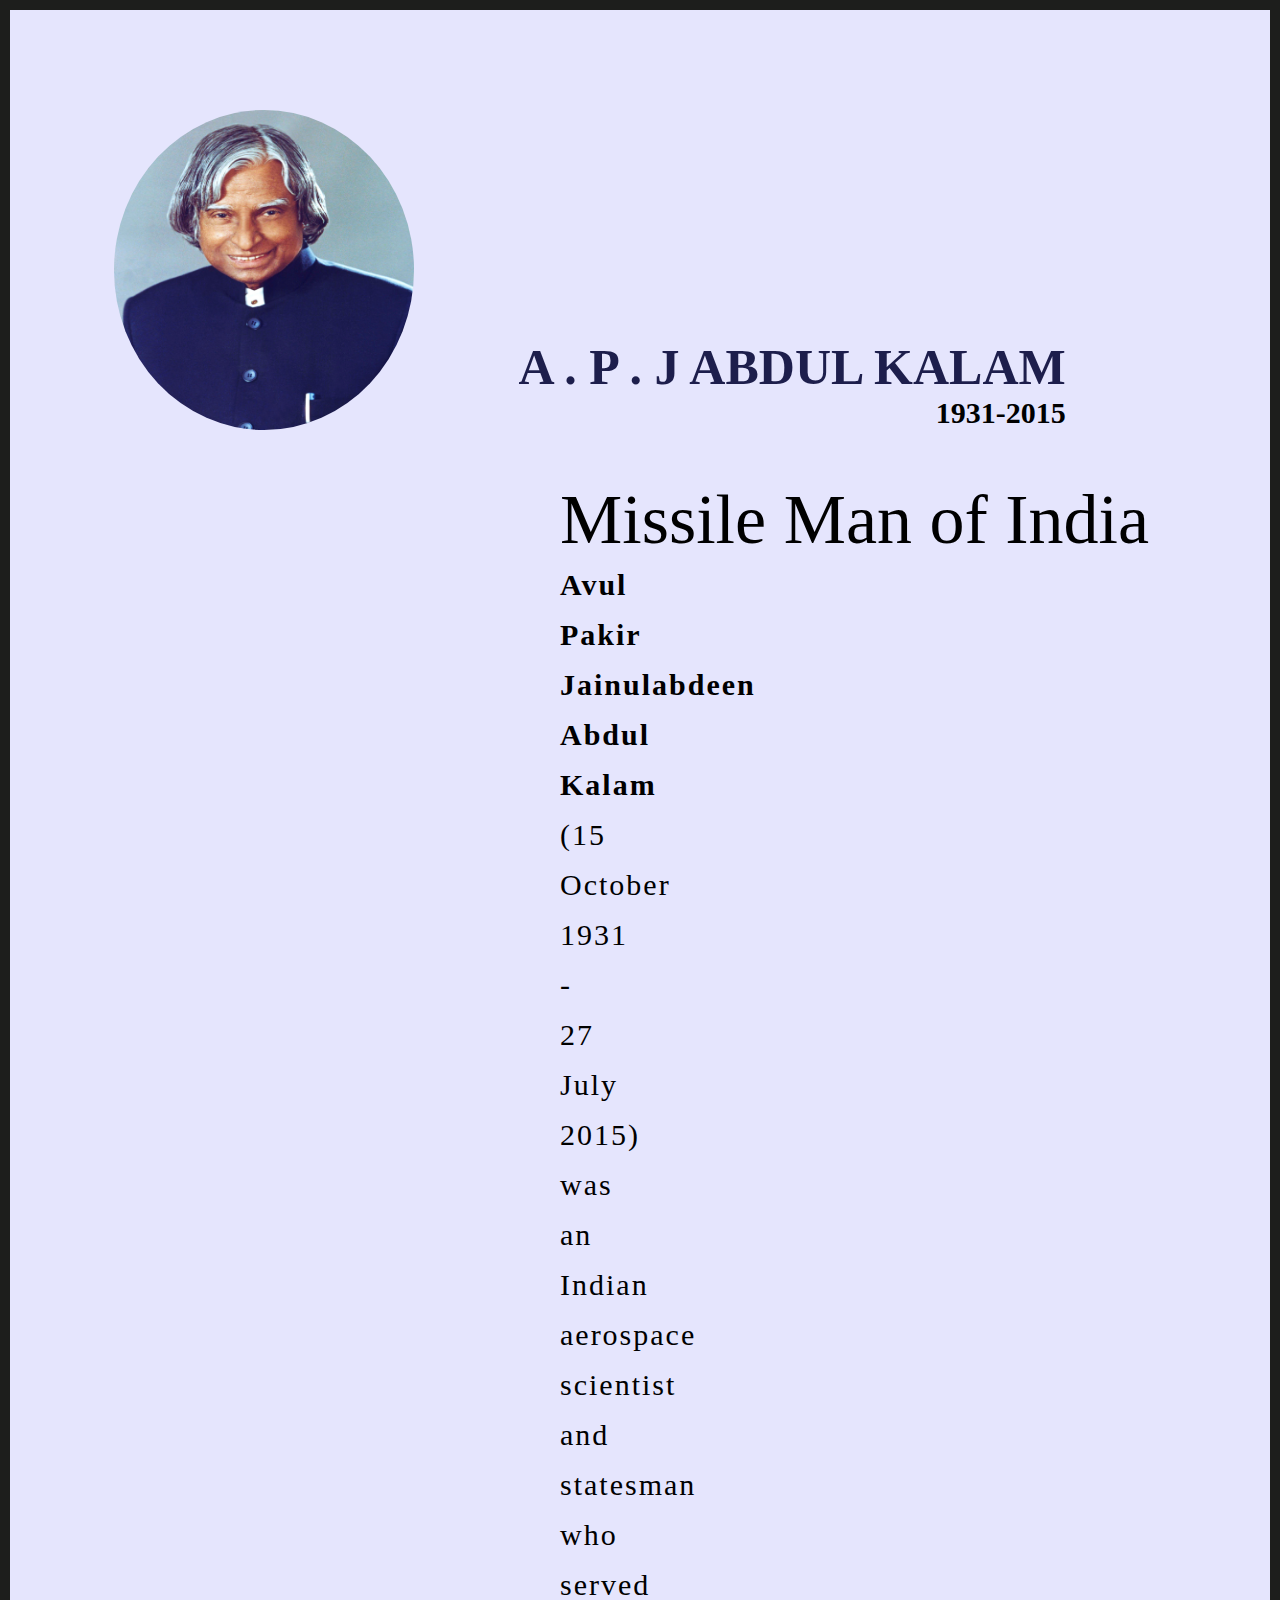
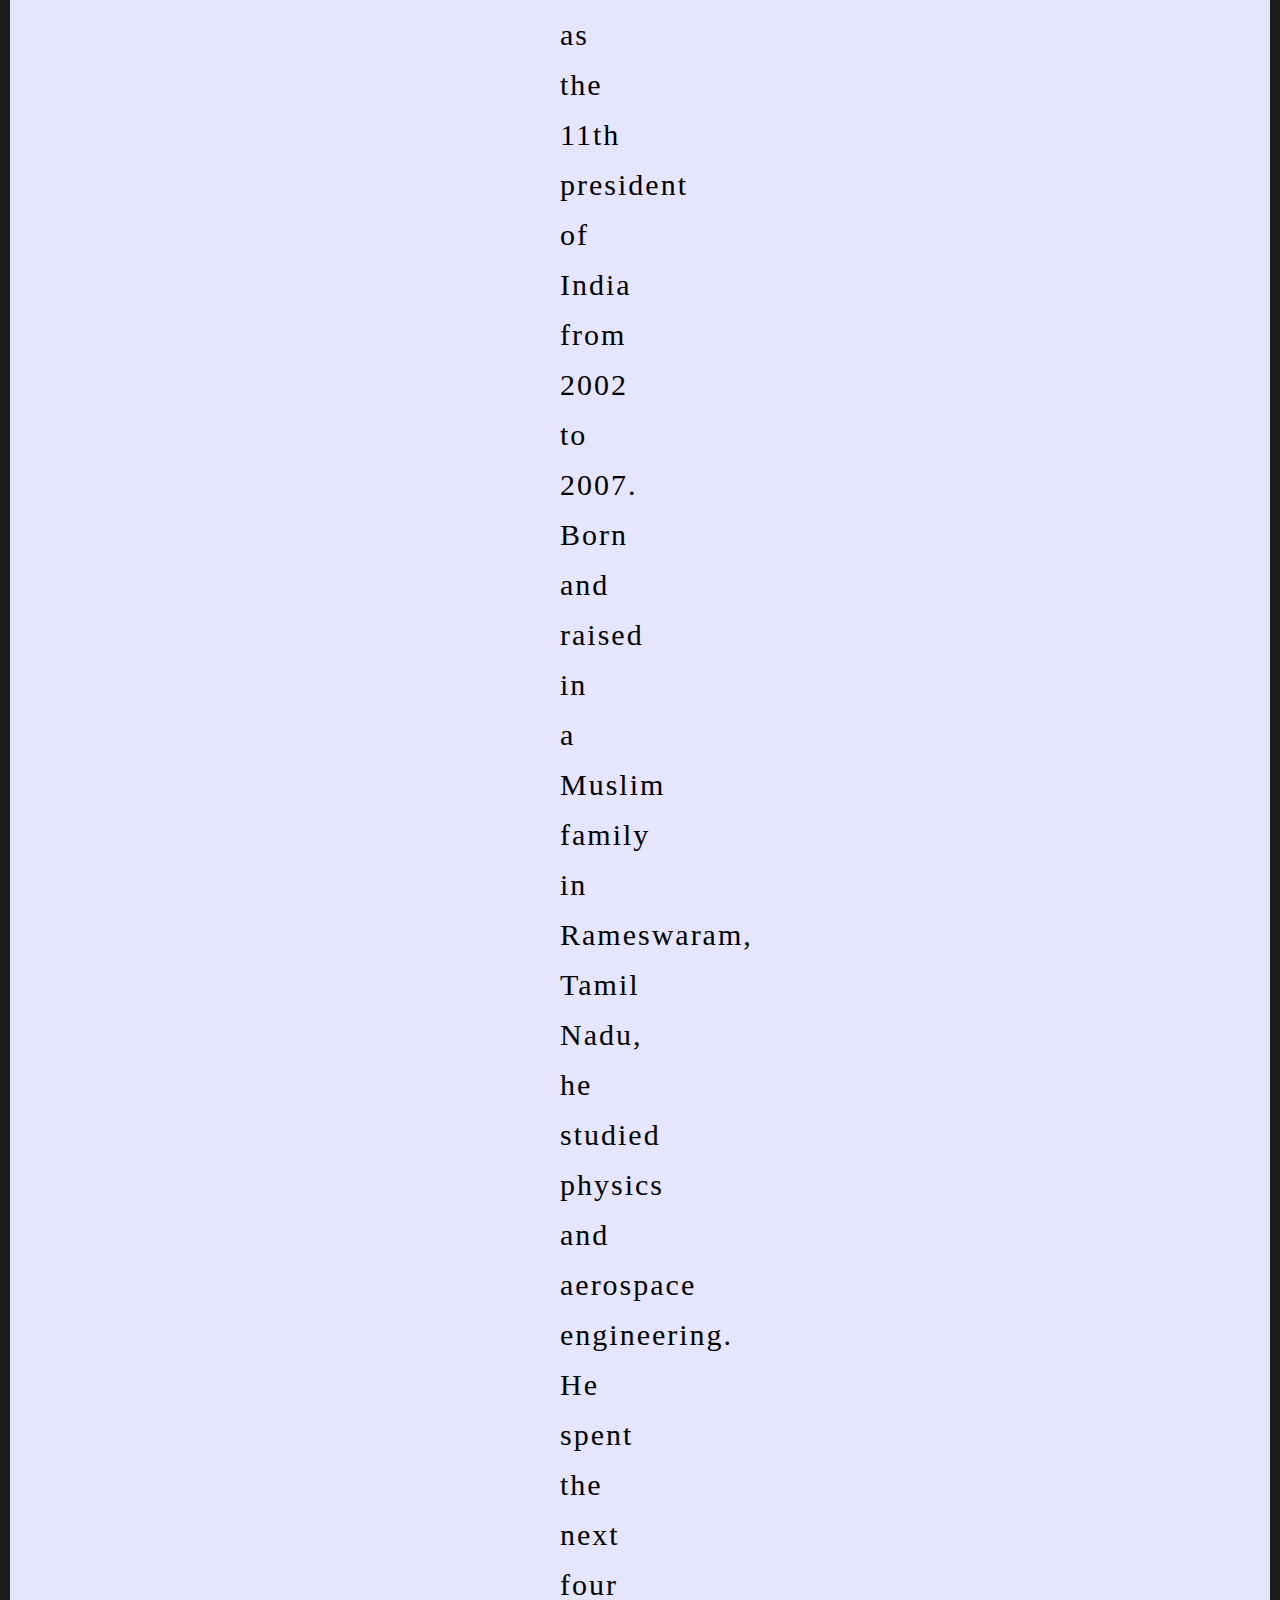
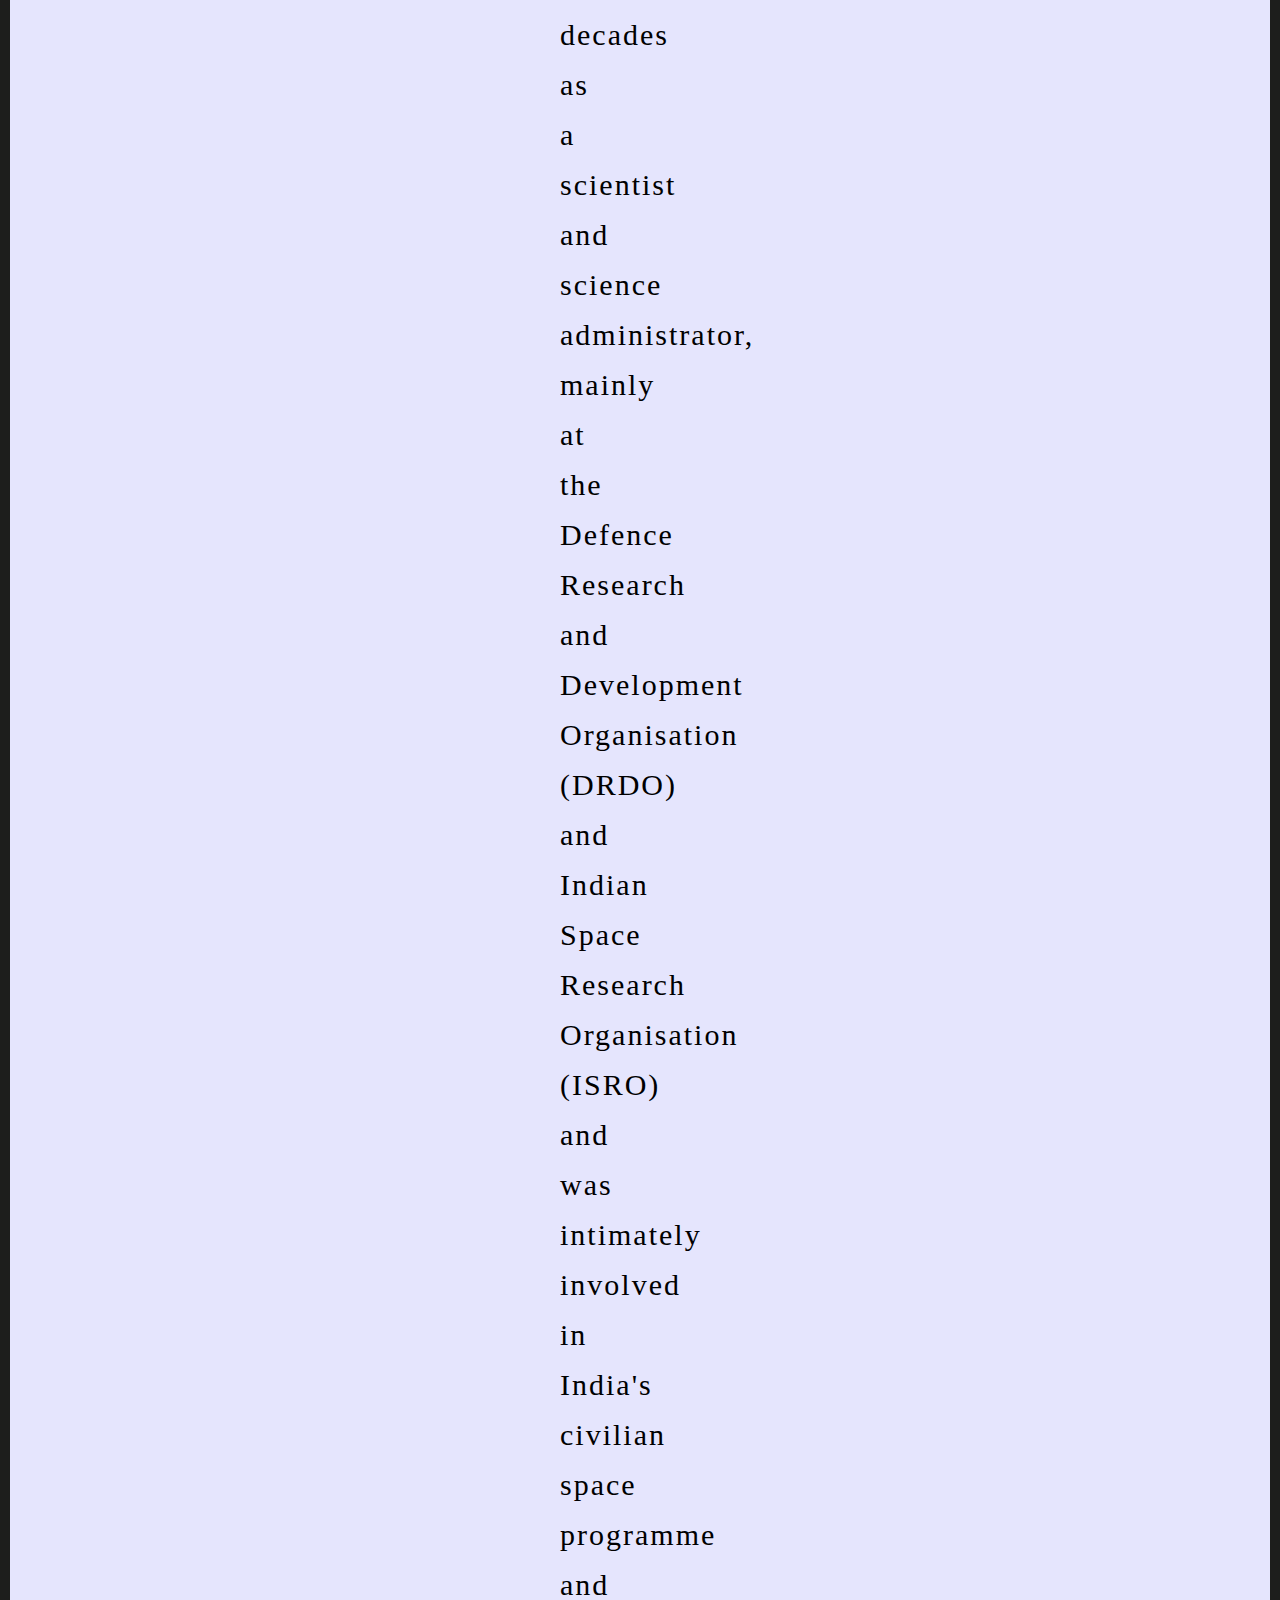
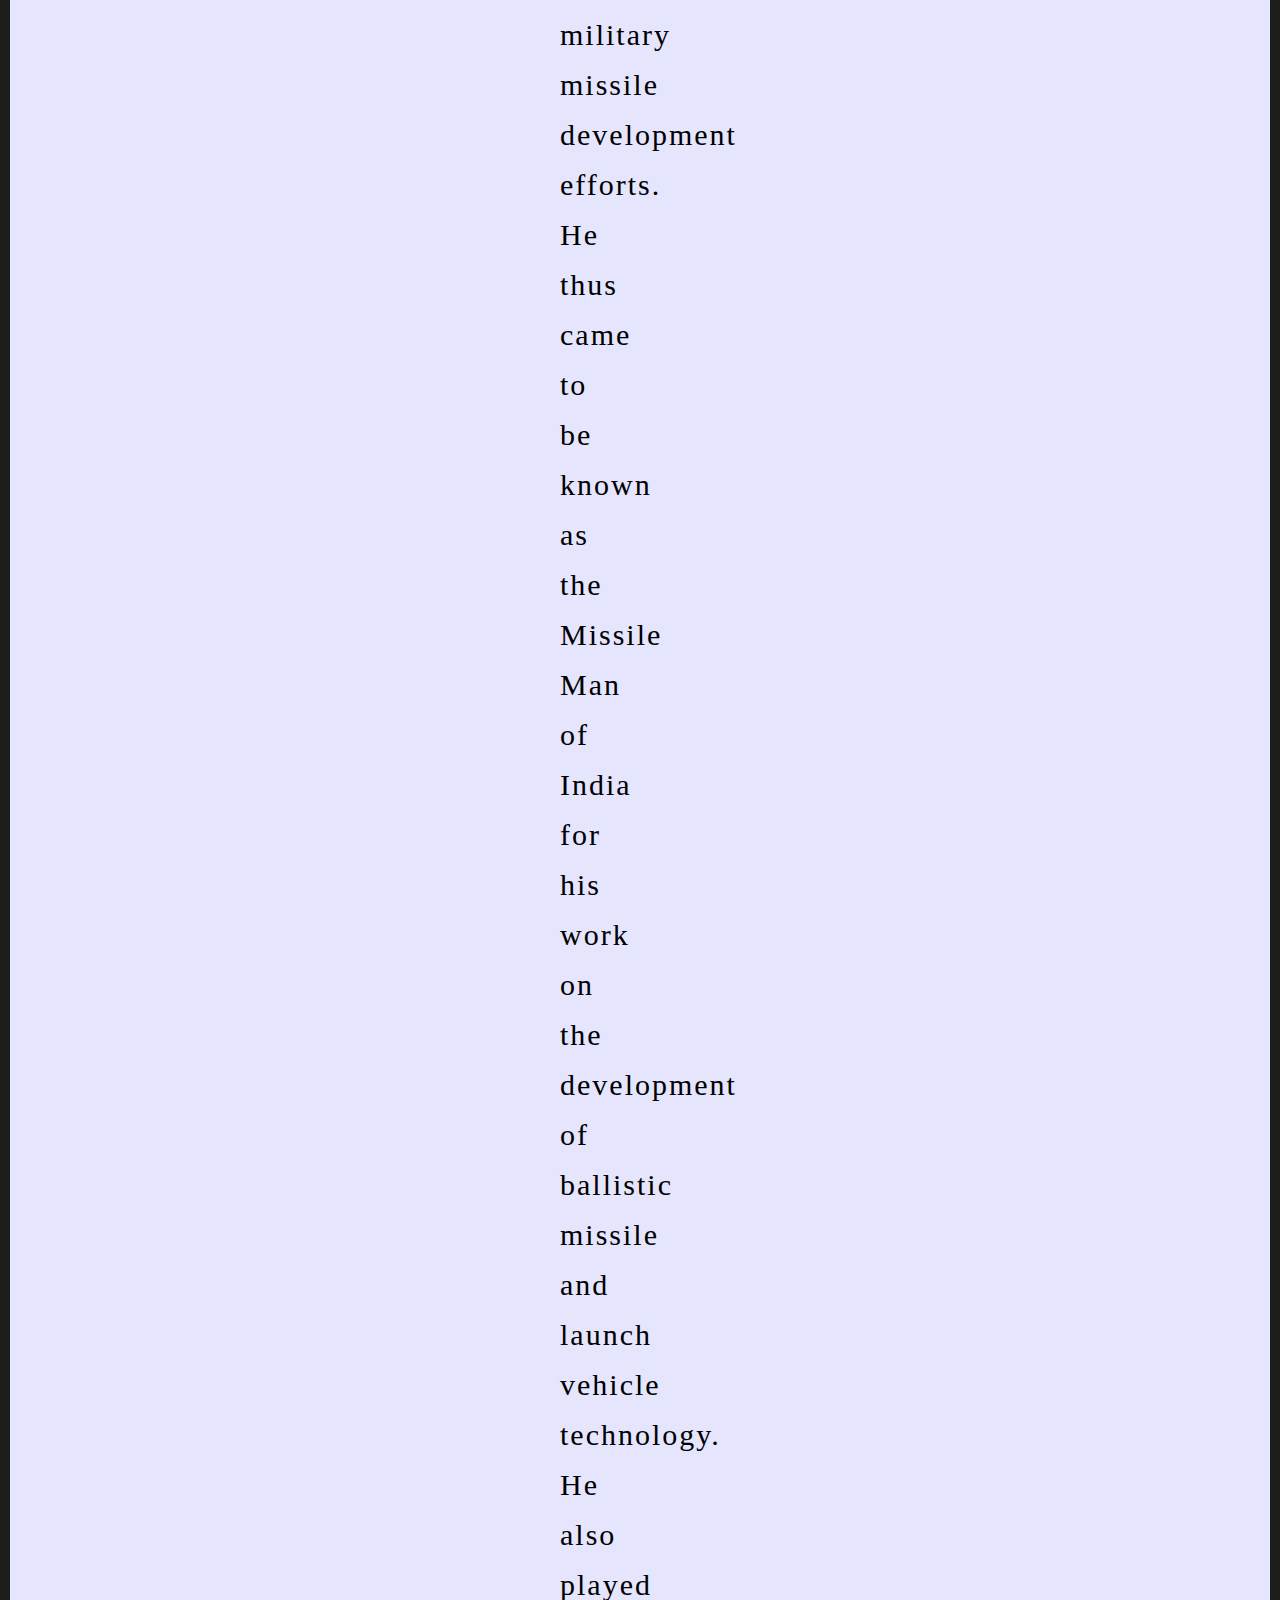
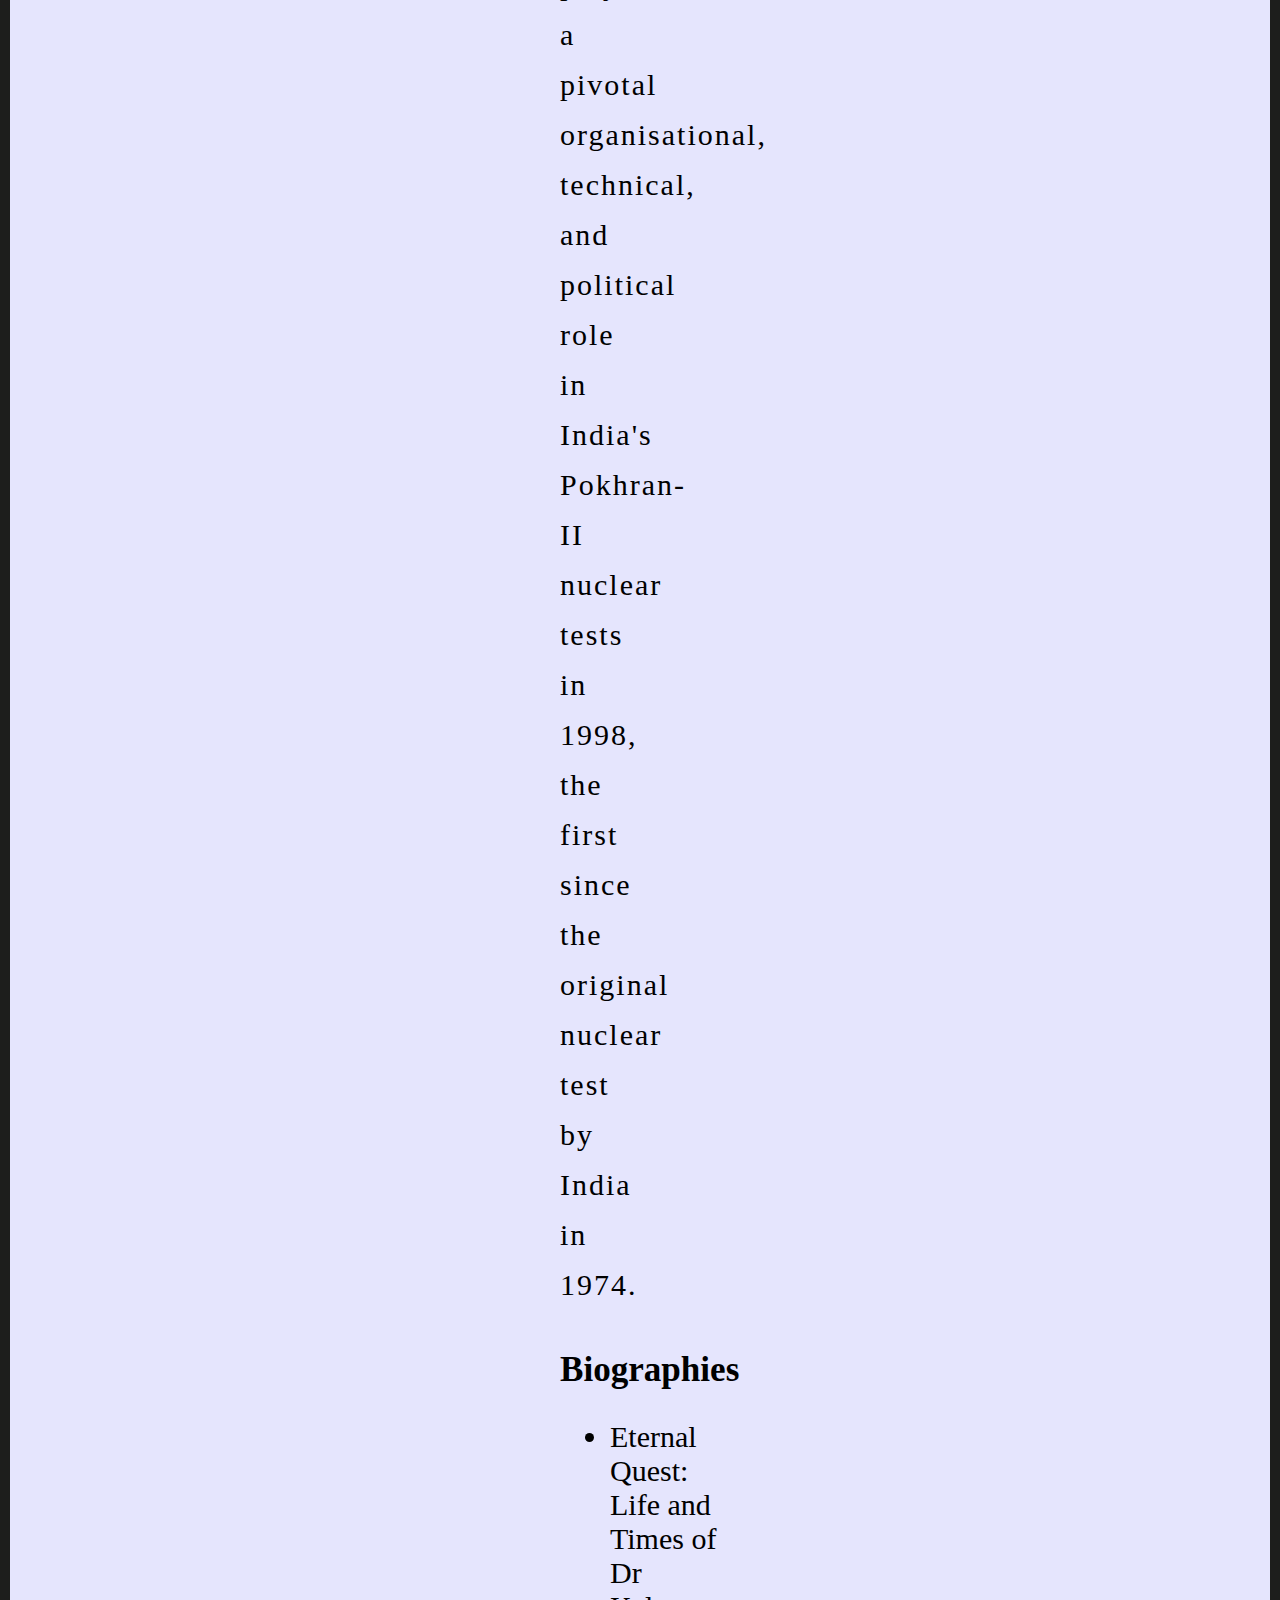
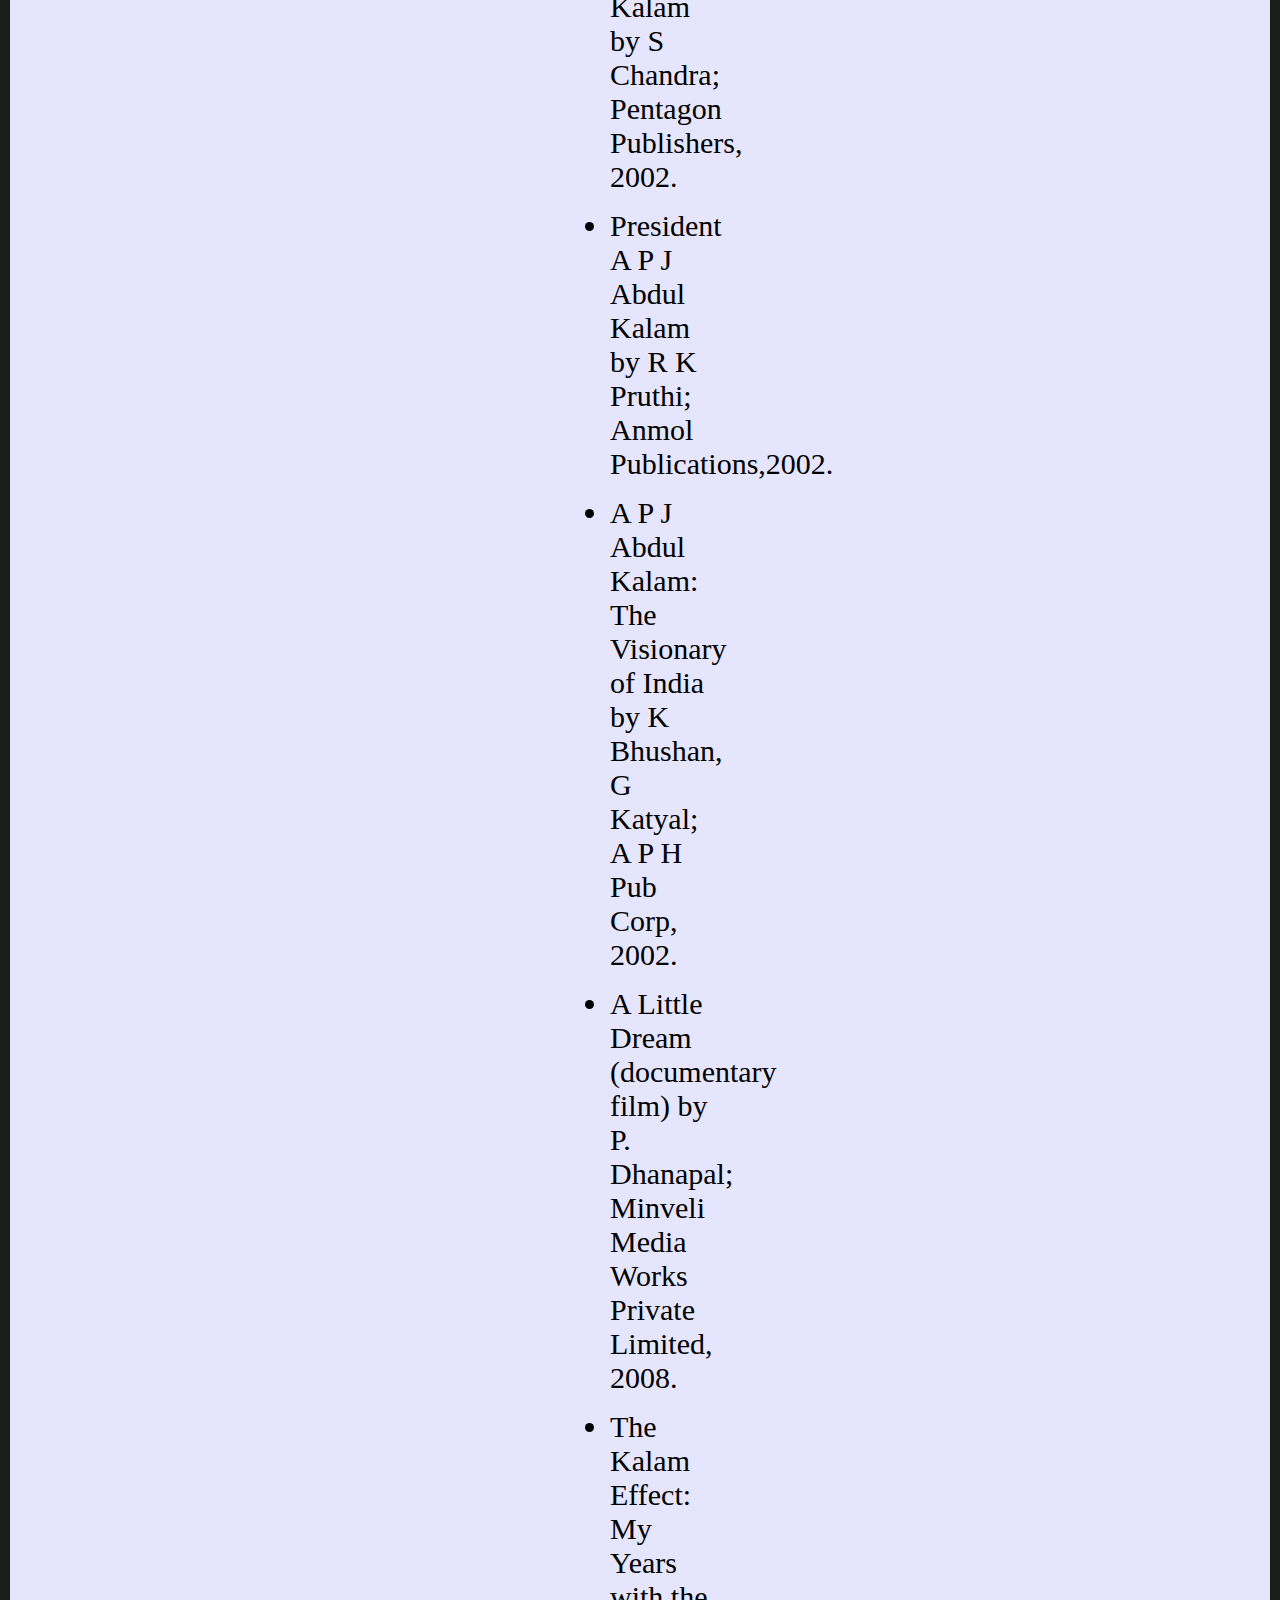
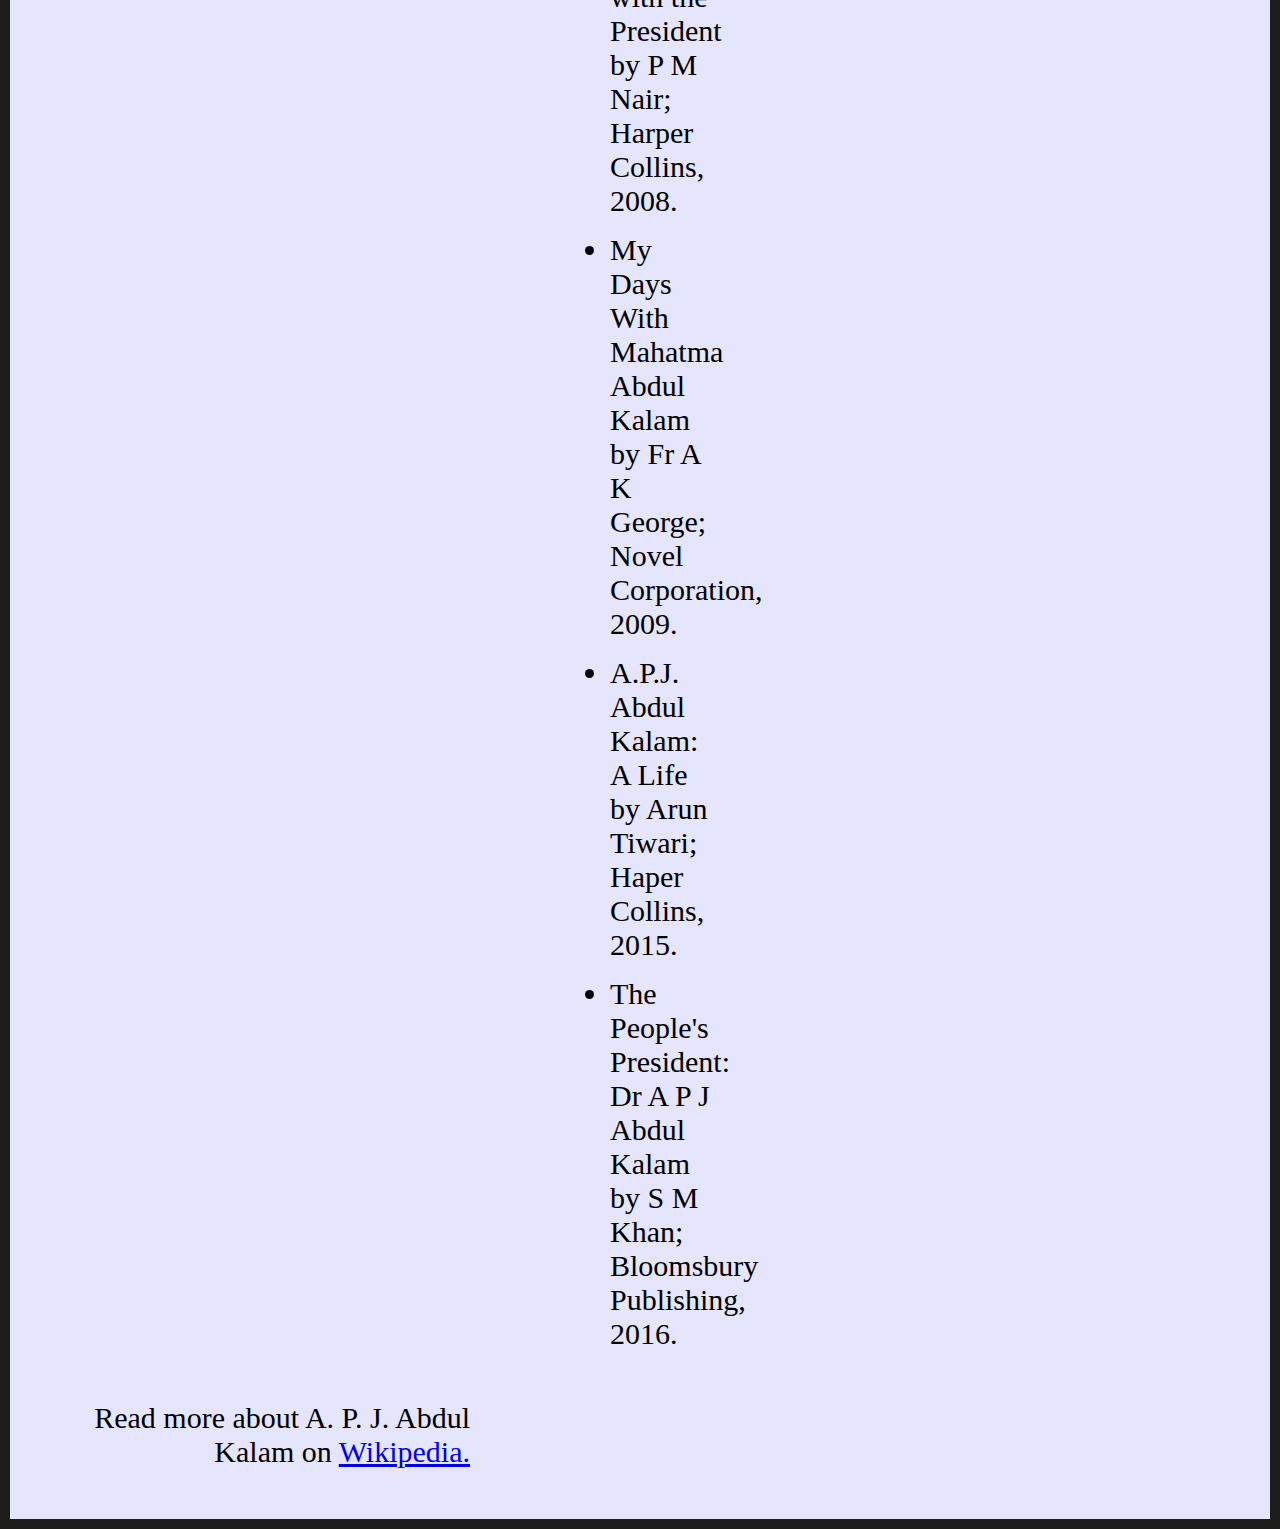
<file: Project 1 - The Tribute Website/index.html>
<!DOCTYPE html>
<html lang="en">
  <head>
    <meta charset="UTF-8" />
    <meta name="viewport" content="width=device-width, initial-scale=1.0" />
    <title>The Tribute Website | A.P.J Abdul Kalam</title>
    <link rel="stylesheet" href="style.css" />
  </head>
  <body>
    <div class="container">
      <div class="content"></div>
        <section class="top_section">
          <div class="image_container">
            <img src="images/apj.jpg" alt="tribute" />
          </div>
          <div>
            <h1>A . P . J Abdul Kalam</h1>
            <h4>1931-2015</h4>
          </div>
        </section>
        <section class="about_section">
          <h2>Missile Man of India</h2>
          <p><b>Avul Pakir Jainulabdeen Abdul Kalam</b>  (15 October 1931 - 27 July 2015) was an Indian aerospace scientist and statesman who served as the 11th president of India from 2002 to 2007. Born and raised in a Muslim family in Rameswaram, Tamil Nadu, he studied physics and aerospace engineering. He spent the next four decades as a scientist and science administrator, mainly at the Defence Research and Development Organisation (DRDO) and Indian Space Research Organisation (ISRO) and was intimately involved in India's civilian space programme and military missile development efforts. He thus came to be known as the Missile Man of India for his work on the development of ballistic missile and launch vehicle technology. He also played a pivotal organisational, technical, and political role in India's Pokhran-II nuclear tests in 1998, the first since the original nuclear test by India in 1974.</p>
        </section>
        <section class="Biography_section">
          <h3>Biographies</h3>
          <ul>
            <li>Eternal Quest: Life and Times of Dr Kalam by S Chandra; Pentagon Publishers, 2002.
            </li>
            <li>President A P J Abdul Kalam by R K Pruthi; Anmol Publications,2002.
            </li>
            <li>A P J Abdul Kalam: The Visionary of India by K Bhushan, G Katyal; A P H Pub Corp, 2002.
            </li>
            <li>A Little Dream (documentary film) by P. Dhanapal; Minveli Media Works Private Limited, 2008.
            </li>
            <li>The Kalam Effect: My Years with the President by P M Nair; Harper Collins, 2008.
            </li>
            <li>My Days With Mahatma Abdul Kalam by Fr A K George; Novel
              Corporation, 2009.
            </li>
            <li>A.P.J. Abdul Kalam: A Life by Arun Tiwari; Haper Collins, 2015.
            </li>
            <li>The People's President: Dr A P J Abdul Kalam by S M Khan;
              Bloomsbury Publishing, 2016.
            </li>
          </ul>
        </section>
        <footer>
          <p>
            Read more about A. P. J. Abdul Kalam on
            <a href="https://en.wikipedia.org/wiki/A._P._J._Abdul_Kalam"
              >Wikipedia.</a>
          </p>
        </footer>      
    </div>
  </body>
</html>
</file>
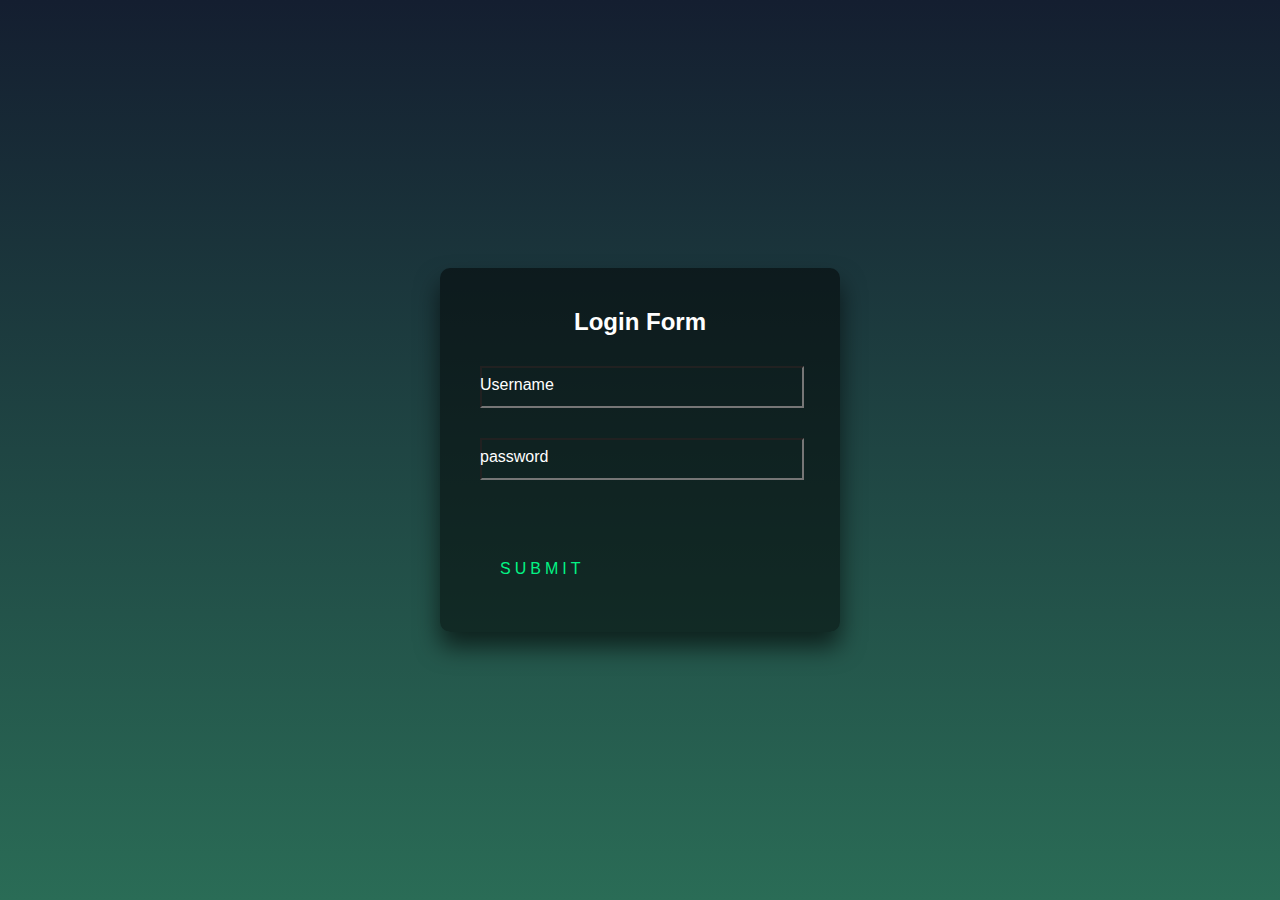
<file: Project 11 - Login Page/index.html>
<!DOCTYPE html>
<html lang="en">

<head>
    <meta charset="UTF-8">
    <meta http-equiv="X-UA-Compatible" content="IE=edge">
    <meta name="viewport" content="width=device-width, initial-scale=1.0">
    <title>Login Form with Light Button</title>
    <!-- important assets
    linear-gradient(#141e30, #2a6c56)
     box-shadow: 0 0 5px #03f484, 0 0 25px #03f484, 0 0 50px #03f484, 0 0 100px #03f484;
    
    -->

    <style>
        html {
            height: 100%;
        }
        
        body {
            margin: 0;
            padding: 0;
            font-family: sans-serif;
            background: linear-gradient(#141e30, #2a6c56);
        }
        
        .login-box {
            position: absolute;
            top: 50%;
            left: 50%;
            width: 400px;
            padding: 40px;
            transform: translate(-50%, -50%);
            background: rgba(0, 0, 0, 0.5);
            box-sizing: border-box;
            box-shadow: 0 15px 25px rgba(0, 0, 0, 0.6);
            border-radius: 10px;
        }
        
        .login-box h2 {
            margin: 0 0 30px;
            padding: 0;
            color: #fff;
            text-align: center;
        }
        
        .login-box .user-box {
            position: relative;
        }
        
        .login-box .user-box input {
            width: 100%;
            padding: 10px 0;
            font-size: 16px;
            color: #fff;
            margin-bottom: 30px;
            outline: none;
            background: transparent;
        }
        
        .login-box .user-box label {
            position: absolute;
            top: 0;
            left: 0;
            padding: 10px 0;
            font-size: 16px;
            color: #fff;
            pointer-events: none;
            transition: 0.5s;
        }
        
        .login-box .user-box input:focus~label,
        .login-box .user-box input:valid~label {
            top: -20px;
            left: 0;
            color: #03f484;
            font-size: 12px;
        }
        
        .login-box form a {
            position: relative;
            display: inline-block;
            padding: 10px 20px;
            color: #03f484;
            font-size: 16px;
            text-decoration: none;
            text-transform: uppercase;
            overflow: hidden;
            transition: 0.5s;
            margin-top: 40px;
            letter-spacing: 4px;
        }
        
        .login-box a:hover {
            background: #03f484;
            color: #fff;
            border-radius: 5px;
            box-shadow: 0 0 5px #03f484, 0 0 25px #03f484, 0 0 50px #03f484, 0 0 100px #03f484;
        }
        
        .login-box a span {
            position: absolute;
            display: block;
        }
        
        .login-box a span:nth-child(1) {
            top: 0;
            left: -100%;
            width: 100%;
            height: 2px;
            background: linear-gradient(90deg, transparent, #03f484);
            animation: btn-anim1 1s linear infinite;
        }
        
        @keyframes btn-anim1 {
            0% {
                left: -100%;
            }
            50%,
            100% {
                left: 100%;
            }
        }
        
        .login-box a span:nth-child(2) {
            top: -100%;
            right: 0;
            width: 2px;
            height: 100%;
            background: linear-gradient(180deg, transparent, #03f484);
            animation: btn-anim2 1s linear infinite;
            animation-delay: 0.25s;
        }
        
        @keyframes btn-anim2 {
            0% {
                top: -100%;
            }
            50%,
            100% {
                top: 100%;
            }
        }
        
        .login-box a span:nth-child(3) {
            bottom: 0;
            right: 100%;
            width: 100%;
            height: 2px;
            background: linear-gradient(270deg, transparent, #03f484);
            animation: btn-anim3 1s linear infinite;
            animation-delay: 0.5s;
        }
        
        @keyframes btn-anim3 {
            0% {
                right: -100%;
            }
            50%,
            100% {
                right: 100%;
            }
        }
        
        .login-box a span:nth-child(4) {
            bottom: -100%;
            left: 0;
            width: 2px;
            height: 100%;
            background: linear-gradient(360deg, transparent, #03f484);
            animation: btn-anim4 1s linear infinite;
            animation-delay: 0.75s;
        }
        
        @keyframes btn-anim4 {
            0% {
                bottom: -100%;
            }
            50%,
            100% {
                bottom: 100%;
            }
        }
    </style>
</head>

<body>
    <div class="login-box">
        <h2>Login Form</h2>
        <form action="">
            <div class="user-box">
                <input type="text" required>
                <label for="">Username</label>
            </div>
            <div class="user-box">
                <input type="password" required>
                <label for="">password</label>
            </div>
            <a href="">
                <span></span>
                <span></span>
                <span></span>
                <span></span>Submit
            </a>
        </form>
    </div>

</body>

</html>
</file>
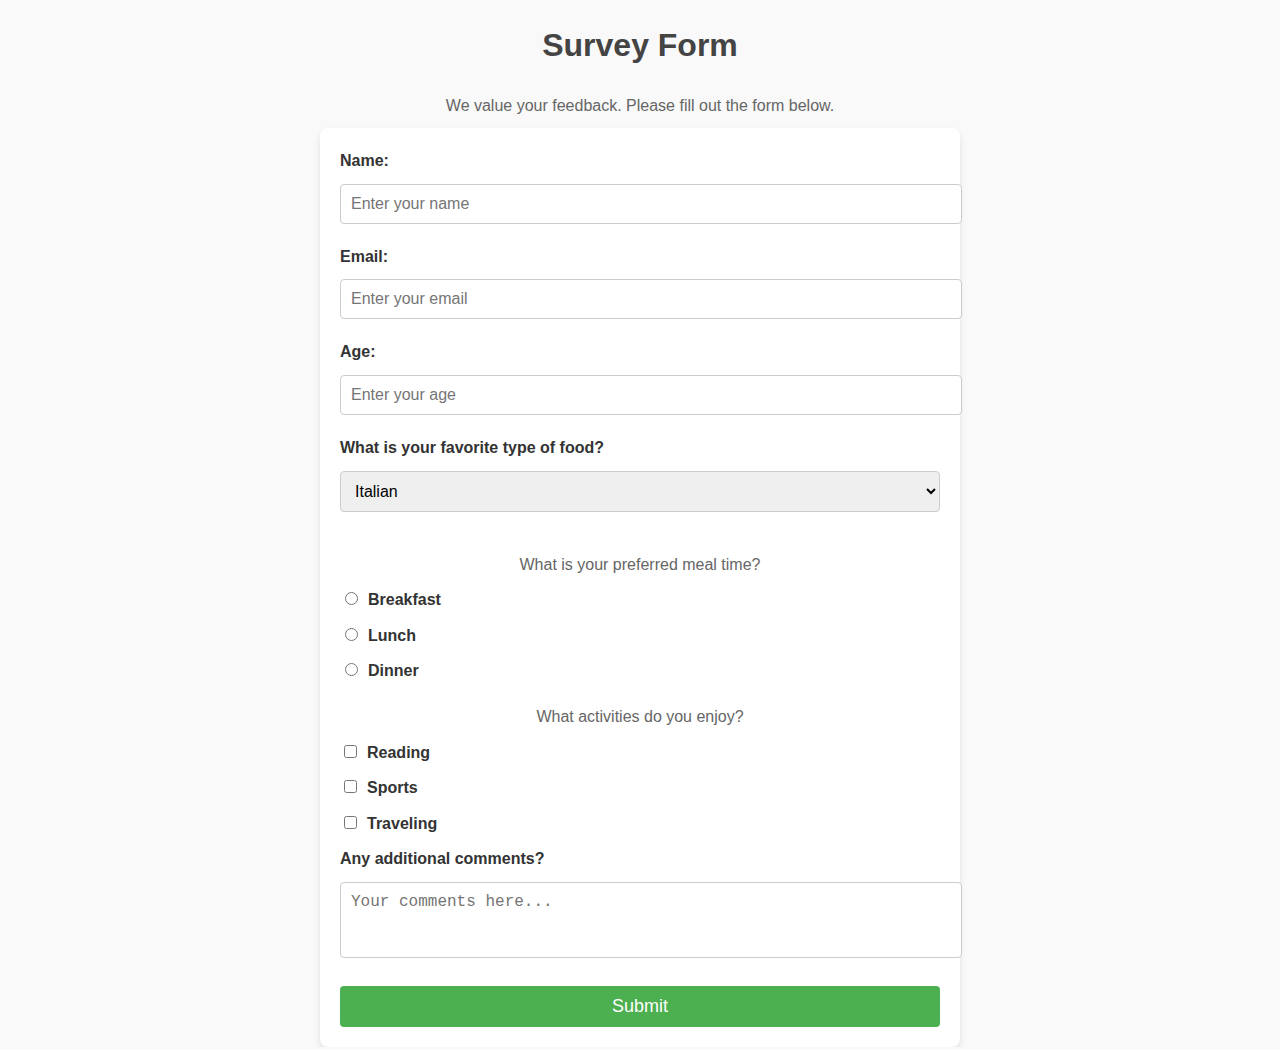
<file: Project 13 - Survey Form/index.html>
<!DOCTYPE html>
<html lang="en">
<head>
  <meta charset="UTF-8">
  <meta name="viewport" content="width=device-width, initial-scale=1.0">
  <title>Survey Form</title>
  <link rel="stylesheet" href="styles.css">
</head>
<body>
  <h1 id="title">Survey Form</h1>
  <p id="description">We value your feedback. Please fill out the form below.</p>

  <form id="survey-form">
    <!-- Name -->
    <label id="name-label" for="name">Name:</label>
    <input id="name" type="text" placeholder="Enter your name" required>

    <!-- Email -->
    <label id="email-label" for="email">Email:</label>
    <input id="email" type="email" placeholder="Enter your email" required>

    <!-- Age -->
    <label id="number-label" for="number">Age:</label>
    <input id="number" type="number" placeholder="Enter your age" min="10" max="100" required>

    <!-- Dropdown -->
    <label for="dropdown">What is your favorite type of food?</label>
    <select id="dropdown">
      <option value="italian">Italian</option>
      <option value="mexican">Mexican</option>
      <option value="indian">Indian</option>
    </select>

    <!-- Radio Buttons -->
    <p>What is your preferred meal time?</p>
    <label><input type="radio" name="meal-time" value="breakfast">Breakfast</label>
    <label><input type="radio" name="meal-time" value="lunch">Lunch</label>
    <label><input type="radio" name="meal-time" value="dinner">Dinner</label>

    <!-- Checkboxes -->
    <p>What activities do you enjoy?</p>
    <label><input type="checkbox" name="activities" value="reading">Reading</label>
    <label><input type="checkbox" name="activities" value="sports">Sports</label>
    <label><input type="checkbox" name="activities" value="traveling">Traveling</label>

    <!-- Textarea -->
    <label for="comments">Any additional comments?</label>
    <textarea id="comments" rows="3" cols="30" placeholder="Your comments here..."></textarea>

    <!-- Submit Button -->
    <button id="submit" type="submit">Submit</button>
  </form>
</body>
</html>
</file>
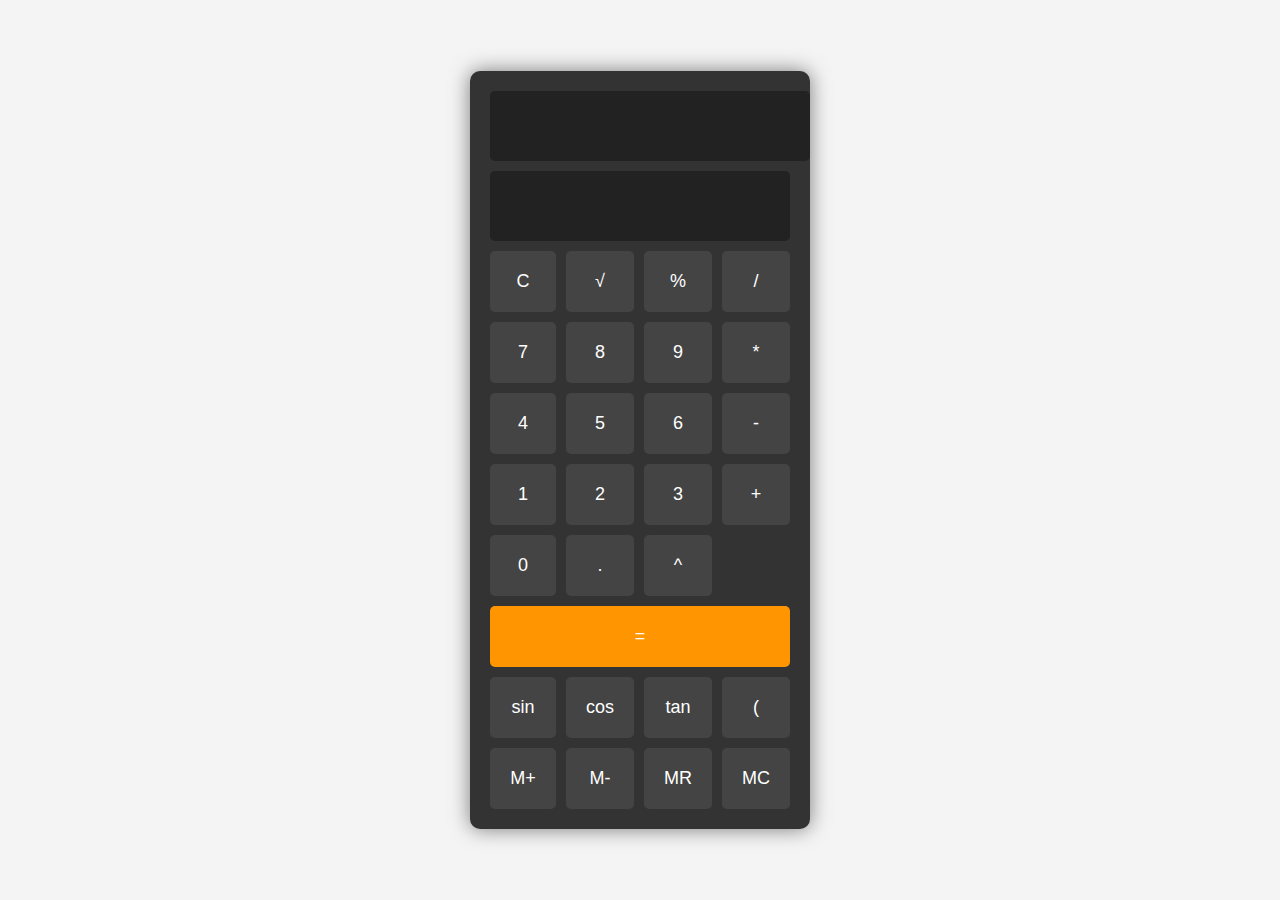
<file: Project 14- Modern Calculator/index.html>
<!DOCTYPE html>
<html lang="en">
<head>
  <meta charset="UTF-8">
  <meta name="viewport" content="width=device-width, initial-scale=1.0">
  <title>Modern Calculator</title>
  <link rel="stylesheet" href="styles.css">
</head>
<body>
  <div class="calculator">
    <input type="text" id="display" disabled>
    <div class="history" id="history"></div>
    <div class="buttons">
      <button onclick="clearDisplay()">C</button>
      <button onclick="appendToDisplay('√')">√</button>
      <button onclick="appendToDisplay('%')">%</button>
      <button onclick="appendToDisplay('/')">/</button>

      <button onclick="appendToDisplay('7')">7</button>
      <button onclick="appendToDisplay('8')">8</button>
      <button onclick="appendToDisplay('9')">9</button>
      <button onclick="appendToDisplay('*')">*</button>

      <button onclick="appendToDisplay('4')">4</button>
      <button onclick="appendToDisplay('5')">5</button>
      <button onclick="appendToDisplay('6')">6</button>
      <button onclick="appendToDisplay('-')">-</button>

      <button onclick="appendToDisplay('1')">1</button>
      <button onclick="appendToDisplay('2')">2</button>
      <button onclick="appendToDisplay('3')">3</button>
      <button onclick="appendToDisplay('+')">+</button>

      <button onclick="appendToDisplay('0')">0</button>
      <button onclick="appendToDisplay('.')">.</button>
      <button onclick="appendToDisplay('^')">^</button>
      <button onclick="calculateResult()" class="equals">=</button>

      <!-- Trigonometric Functions -->
      <button onclick="appendToDisplay('sin(')">sin</button>
      <button onclick="appendToDisplay('cos(')">cos</button>
      <button onclick="appendToDisplay('tan(')">tan</button>
      <button onclick="appendToDisplay('(')">(</button>

      <!-- Memory Functions -->
      <button onclick="memoryAdd()">M+</button>
      <button onclick="memorySubtract()">M-</button>
      <button onclick="memoryRecall()">MR</button>
      <button onclick="memoryClear()">MC</button>
    </div>
  </div>
  <script src="script.js"></script>
</body>
</html>
</file>
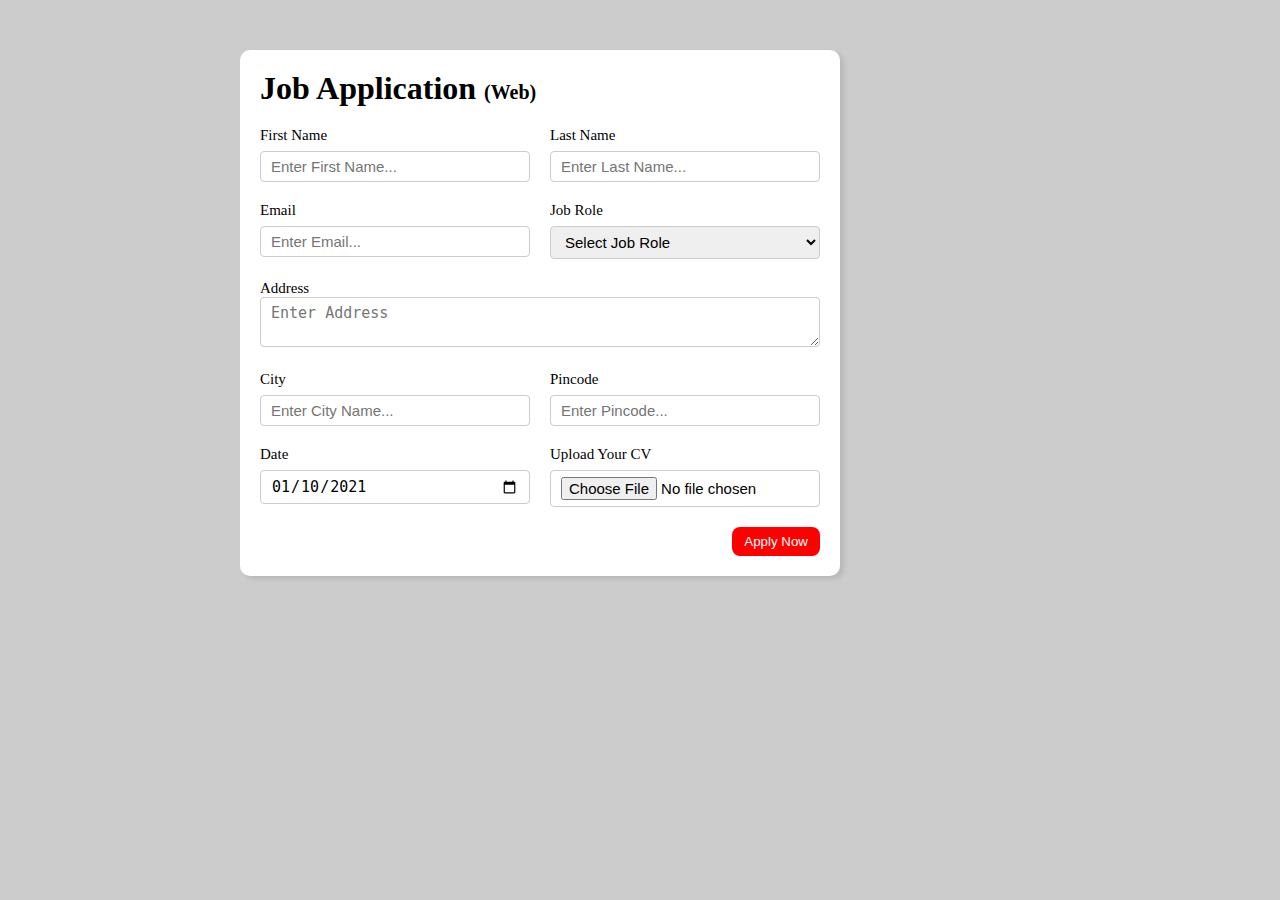
<file: Project 2 - Job application Website/index.html>
<!DOCTYPE html>
<html lang="en">
<head>
    <meta charset="UTF-8">
    <meta name="viewport" content="width=device-width, initial-scale=1.0">
    <title>Job Application Form</title>
    <link rel="stylesheet" href="style.css">
</head>
<body>
    <div class="container">
        <div class="apply_box">

            <h1>Job Application <span class="title_small">(Web)</span></h1>
            <form action="">
                <div class="form_container">

                    <div class="form_control">
                        <label for="first_name">First Name</label>
                        <input id="first_name" name="first_name" placeholder="Enter First Name...">
                    </div>
                    <div class="form_control">
                        <label for="last_name">Last Name</label>
                        <input id="last_name" name="last_name" placeholder="Enter Last Name...">
                    </div>
                    <div class="form_control">
                        <label for="email">Email</label>
                        <input type="email" id="email" name="email" placeholder="Enter Email...">
                    </div>
                    <div class="form_control">
                        <label for="job_role">Job Role</label>
                        <select name="job_role" id="job_role">
                            <option value="">Select Job Role</option>
                            <option value="frontend">Frontend Developer</option>
                            <option value="backend">Backend Developer</option>
                            <option value="full_stack">Full Stack Developer</option>
                            <option value="ui_ux">UI UX Designer</option>
                        </select>
                    </div>
                    <div class="textarea_control">
                        <label for="address">Address</label>
                        <textarea name="address" id="address" row="4" cols="50" placeholder="Enter Address"></textarea>
                    </div>
                    <div class="form_control">
                        <label for="city">City</label>
                        <input id="city" name="city" placeholder="Enter City Name...">
                    </div>
                    <div class="form_control">
                        <label for="pincode">Pincode</label>
                        <input id="pincode" name="pincode" placeholder="Enter Pincode..." type="number">
                    </div>
                    <div class="form_control">
                        <label for="date">Date</label>
                        <input value="2021-01-10"id="date" name="date"  type="date">
                    </div>
                    <div class="form_control">
                        <label for="upload">Upload Your CV</label>
                        <input id="upload" name="upload"  type="file">
                    </div>
                </div>
                <div class="button_container">
                    <button type="submit">Apply Now</button>
                </div>
            </form>
        </div>
    </div>
</body>
</html>
</file>
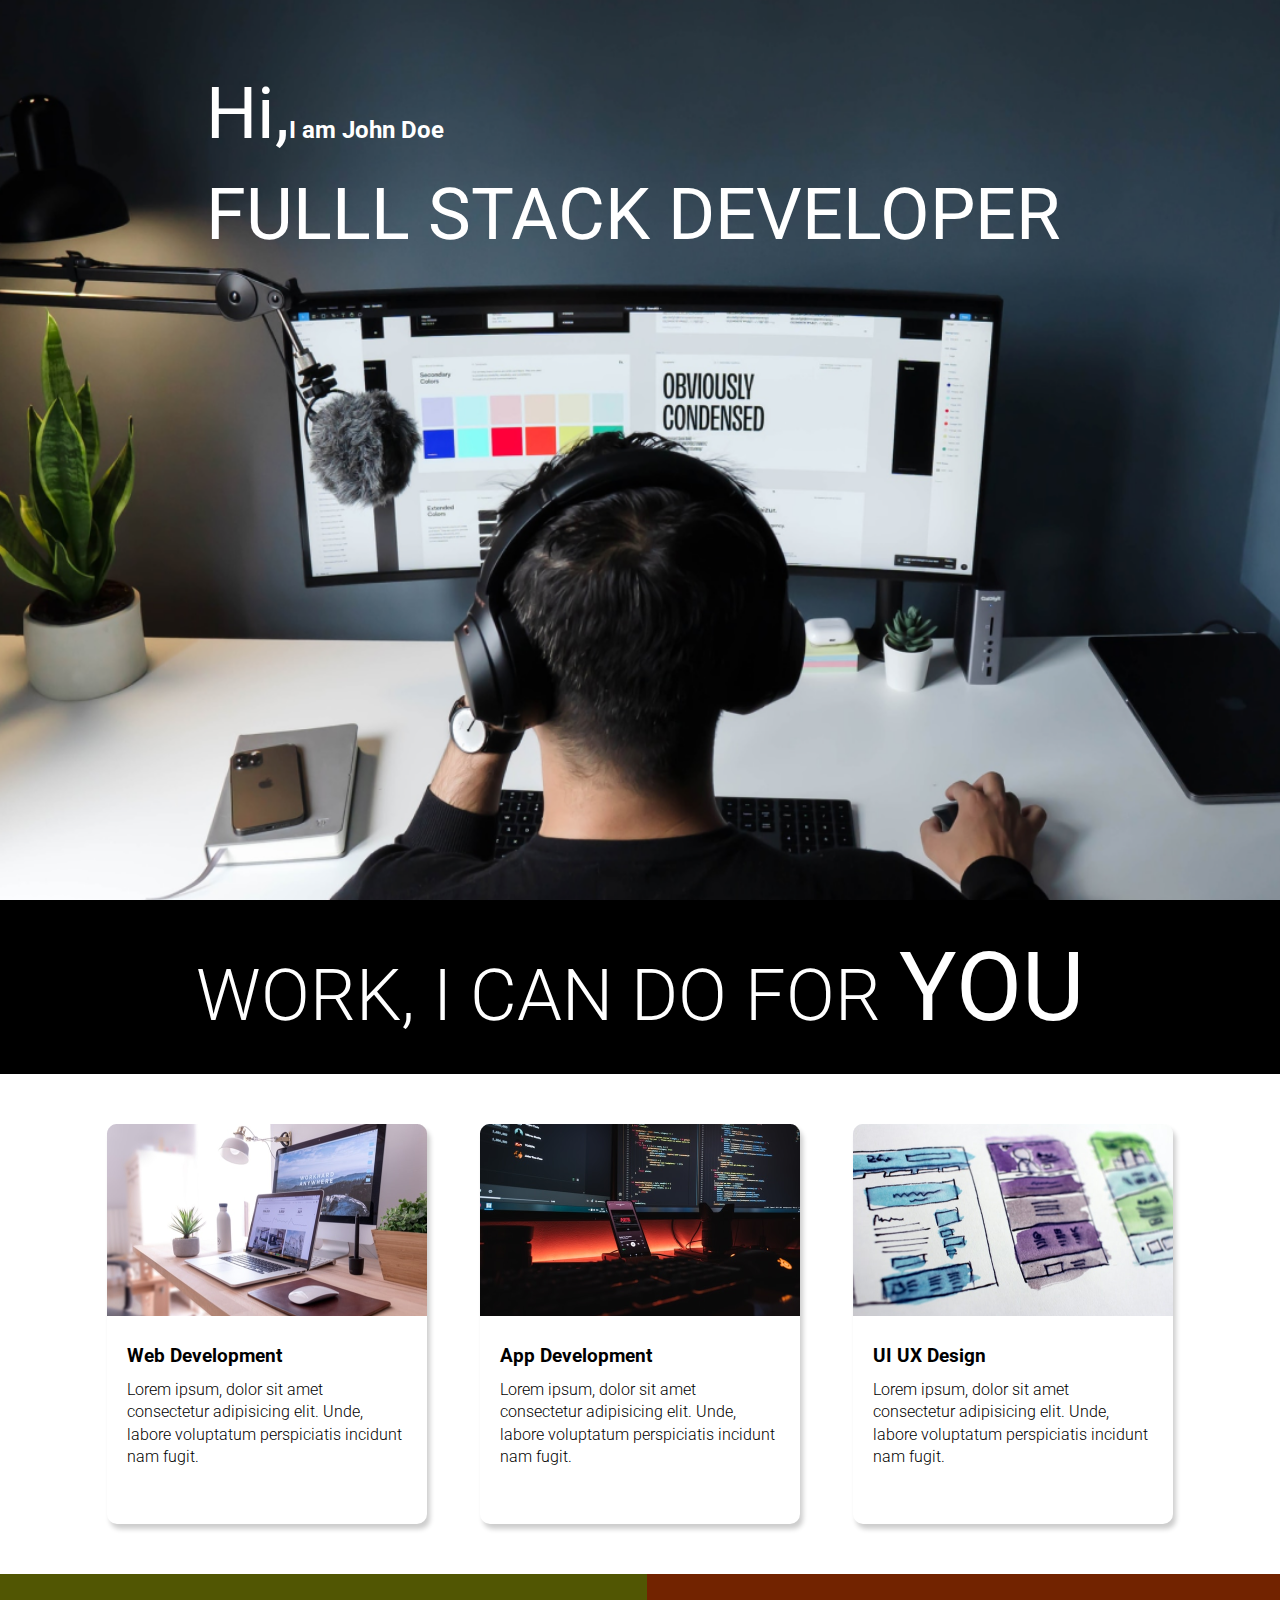
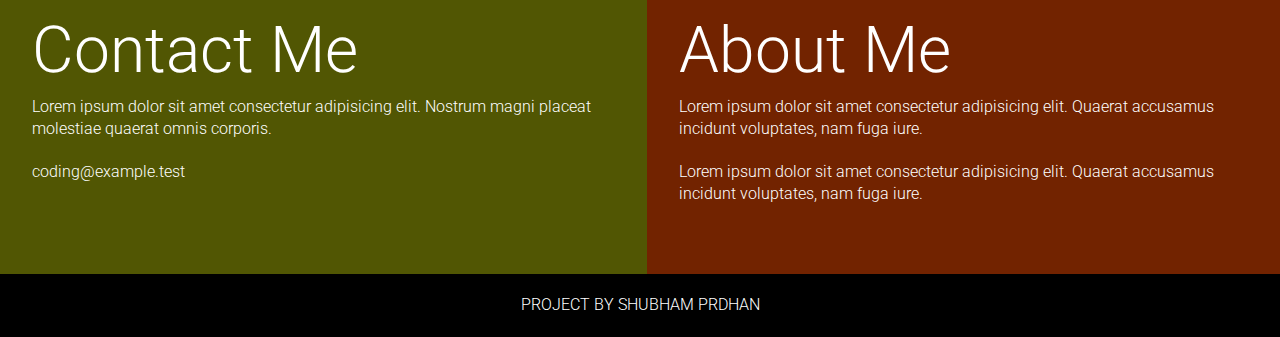
<file: Project 4 - Developer Landing Page/index.html>
<!DOCTYPE html>
<html lang="en">
<head>
    <meta charset="UTF-8">
    <meta name="viewport" content="width=device-width, initial-scale=1.0">
    <title>Developer | Landing Page</title>
    <link rel="stylesheet" href="style.css">
</head>
<body>
    <section class="hero_section">
        <div class="text_container">
            <h2><span class="lg_text">Hi,</span>I am John Doe</h2>
            <h1 class="lg_text">FULLL STACK DEVELOPER</h1>
        </div>
    </section>
    <section class="black_box">
        <h2>WORK, I CAN DO FOR <span>YOU</span></h2>
    </section>
    <section class="work">

        <div class="grid_item">
            <div class="card">
                <div class="image_container">
                    <img src="images/web.png" alt="web development">
                </div>
                <div class="card_content">
                    <h3>Web Development</h3>
                    <p>Lorem ipsum, dolor sit amet consectetur adipisicing elit. Unde, labore voluptatum perspiciatis incidunt nam fugit.</p>
                </div>
            </div>
        </div>
        <div class="grid_item">
            <div class="card">
                <div class="image_container">
                    <img src="images/mobile.png" alt="app development">
                </div>
                <div class="card_content">
                    <h3>App Development</h3>
                    <p>Lorem ipsum, dolor sit amet consectetur adipisicing elit. Unde, labore voluptatum perspiciatis incidunt nam fugit.</p>
                </div>
            </div>
        </div>
        <div class="grid_item">
            <div class="card">
                <div class="image_container">
                    <img src="images/uiux.png" alt="uiux development">
                </div>
                <div class="card_content">
                    <h3>UI UX Design</h3>
                    <p>Lorem ipsum, dolor sit amet consectetur adipisicing elit. Unde, labore voluptatum perspiciatis incidunt nam fugit.</p>   
                </div>
            </div>
        </div>
    </section>
    <section class="bottom_section">
        <div class="contact">
            <h2>Contact Me</h2>
            <p>Lorem ipsum dolor sit amet consectetur adipisicing elit. Nostrum magni placeat molestiae quaerat omnis corporis.</p>
            <p>coding@example.test</p>
        </div>
        <div class="about">
            <h2>About Me</h2>
            <p>Lorem ipsum dolor sit amet consectetur adipisicing elit. Quaerat accusamus incidunt voluptates, nam fuga iure.</p>
            <p>Lorem ipsum dolor sit amet consectetur adipisicing elit. Quaerat accusamus incidunt voluptates, nam fuga iure.</p>
        </div>
    </section>
    <footer>
        Project By Shubham Prdhan
    </footer>
</body>
</html>
</file>
<file: Project 1 - The Tribute Website/style.css>
*{
    margin: 0;
    padding: 0;
    box-sizing: border-box;
}
.container{
    background-color: #e5e5fd;
    min-height: 100vh;
    border: 10px solid #1d1e1c;
}

.content {
    max-width: 900px;
    margin: 0 auto;
}
.top_section{
    margin-top: 100px;
    display: flex;
    justify-content: space-evenly;
    align-items: flex-end;
}
.top_section h1{
    font-size: 50px;
    font-weight: bold;
    color: #1d1e4c;
    text-transform: uppercase;
    margin-right: 100px;
}
.top_section h4{
    font-size: 30px;
    text-align: end;
    margin-right: 100px;
}

.image_container{
    border-radius: 50%;
    overflow: hidden;
}

.image_container,
img{
    width: 300px;
    height: 320px;
}

.about_section{
    margin-top: 50px;
}
.about_section h2{
    font-size: 70px;
    font-weight: 400;
    margin-top: 20px;
    margin-left: 550px;
}
.about_section p{
    font-size: 30px;
    line-height: 50px;
    letter-spacing: 2px;
    margin-left: 550px;
    margin-right: 800px;
    text-align: justify;
}

.Biography_section{
    font-size: 30px;
    margin: 40px 550px 40px ;
}
.Biography_section h3{
    margin-bottom: 30px;
}
.Biography_section ul{
    margin-left: 50px;
}
.Biography_section li{
    margin-bottom: 15px;
    
}

footer{
    font-size: 30px;
    margin: 50px 0;
}
footer p{
    text-align: end;
    margin-right: 800px;
}
</file>
<file: Project 13 - Survey Form/styles.css>
/* General Styles */
body {
    font-family: Arial, sans-serif;
    line-height: 1.6;
    margin: 0;
    padding: 0;
    background-color: #f9f9f9;
    color: #333;
    background-image:  url(https://cdn.freecodecamp.org/testable-projects-fcc/images/survey-form-background.jpeg);
  }
  
  h1 {
    text-align: center;
    margin-top: 20px;
    color: #444;
  }
  
  p {
    text-align: center;
    margin-bottom: 30px;
    color: #666;
  }
  
  /* Form Container */
  form {
    max-width: 600px;
    margin: 0 auto;
    padding: 20px;
    background: #fff;
    border-radius: 8px;
    box-shadow: 0 4px 6px rgba(0, 0, 0, 0.1);
  }
  
  /* Labels and Inputs */
  label {
    display: block;
    margin-bottom: 10px;
    font-weight: bold;
  }
  
  input[type="text"],
  input[type="email"],
  input[type="number"],
  select,
  textarea {
    width: 100%;
    padding: 10px;
    margin-bottom: 20px;
    border: 1px solid #ccc;
    border-radius: 4px;
    font-size: 16px;
  }
  
  textarea {
    resize: none;
  }
  
  /* Radio and Checkbox Groups */
  input[type="radio"],
  input[type="checkbox"] {
    margin-right: 10px;
  }
  
  p {
    margin-top: 20px;
    margin-bottom: 10px;
  }
  
  /* Submit Button */
  button[type="submit"] {
    display: block;
    width: 100%;
    background: #4CAF50;
    color: #fff;
    padding: 10px;
    border: none;
    border-radius: 4px;
    font-size: 18px;
    cursor: pointer;
    transition: background 0.3s ease;
  }
  
  button[type="submit"]:hover {
    background: #45a049;
  }
  
  /* Responsive Design */
  @media (max-width: 768px) {
    form {
      padding: 15px;
    }
  }
</file>
<file: Project 14- Modern Calculator/styles.css>
body {
  display: flex;
  justify-content: center;
  align-items: center;
  height: 100vh;
  margin: 0;
  background-color: #f4f4f4;
  font-family: Arial, sans-serif;
}

.calculator {
  background-color: #333;
  padding: 20px;
  border-radius: 10px;
  box-shadow: 0 0 20px rgba(0, 0, 0, 0.5);
  width: 300px;
}

#display {
  width: 100%;
  height: 50px;
  background-color: #222;
  color: #fff;
  border: none;
  border-radius: 5px;
  text-align: right;
  padding: 10px;
  font-size: 24px;
  margin-bottom: 10px;
}

.history {
  height: 50px;
  background-color: #222;
  color: #fff;
  border-radius: 5px;
  padding: 10px;
  font-size: 14px;
  margin-bottom: 10px;
  overflow-y: auto;
}

.buttons {
  display: grid;
  grid-template-columns: repeat(4, 1fr);
  gap: 10px;
}

button {
  background-color: #444;
  color: #fff;
  border: none;
  border-radius: 5px;
  padding: 20px;
  font-size: 18px;
  cursor: pointer;
  transition: background-color 0.3s;
}

button:hover {
  background-color: #555;
}

button.equals {
  background-color: #ff9500;
  grid-column: span 4;
}

button.equals:hover {
  background-color: #e08900;
}
</file>
<file: Project 2 - Job application Website/style.css>
*{
    margin: 0;
    padding: 0;
    box-sizing: border-box;
}
body{
    background-color: #ccc;
}
.container{
    max-width: 900px;
    margin: 0 auto;
}

.apply_box{
    max-width: 600px;
    padding: 20px;
    background-color: white;
    margin: 0 auto;
    margin: 50px;
    box-shadow: 4px 3px 5px rgba(1, 1, 1, 0.1);
    border-radius: 10px;
}

.title_small{
    font-size: 20px;
}

.form_container{
    margin-top: 20px ;
    display: grid;
    grid-template-columns: repeat(auto-fit, minmax(200px, 1fr));
    gap: 20px;
}

.form_control{
    display: flex;
    flex-direction: column;
}

label{
    font-size: 15px;
    margin-bottom: 7px;
}

input, select, textarea{
    padding: 6px 10px;
    border: 1px solid #ccc;
    border-radius: 4px;
    font-size: 15px;
}

input{
    outline-color: rgb(158, 33, 33);
}

.button_container{
    display: flex;
    justify-content: flex-end;
    margin-top: 20px;
}
button{
    background-color: red;
    border: transparent solid 2px;
    padding: 5px 10px ;
    color: white;
    border-radius: 8px;
    transition: 0.3s ease-in;
}
button:hover{
    background-color: #ccc;
    border-radius: 2px solid red;
    color: black;
    transition: 0.3s ease-out;
    cursor: pointer;
}

.textarea_control{
    grid-column: 1/ span 2;
}
.textarea_control textarea{
    width: 100%;
}

@media(max-width: 560px){
    .textarea_control{
        grid-column: 1/ span 1;
    }
}
</file>
<file: Project 4 - Developer Landing Page/style.css>
@import url("https://fonts.googleapis.com/css2?family=Roboto:ital,wght@0,100;0,300;0,400;0,500;0,700;0,900;1,100;1,300;1,400;1,500;1,700;1,900&display=swap");
*{
    margin: 0;
    padding: 0;
    box-sizing: border-box;
}

html,
body{
    line-height: 1.4;
    font-weight: 300;
    font-family: "Roboto",sans-serif;
}

.hero_section{
    background-image: url(images/developer.png);
    min-height: 100vh;
    background-position: center;
    background-size: cover;
    background-repeat: no-repeat;
}

.text_container{
    color: white;
    margin: 0 auto;
    max-width: 900px;
    padding-top: 64px;
    padding-left: 16px;
}

.lg_text{
    font-size: 72px;
    font-weight: 400;

}

.black_box{
    background-color: #000;
    padding: 20px;
}
.black_box h2{
    font-weight: 300;
    font-size: 72px;
    color: white;
    text-align: center;
}
.black_box h2 span{
    font-weight: 400;
    font-size: 96px;
}

.work{
    display: grid;
    gap:20px ;
    grid-template-columns: repeat(auto-fit,minmax(320px,1fr));
    max-width: 1100px;
    margin: 50px auto;
}

.card{
    max-width: 320px;
    height: 400px;
    border-radius: 10px;
    box-shadow: 3px 5px 5px rgba(1, 1, 1, 0.2);
    transition: 0.2s ease-in-out;
}
.grid_item{
    display: flex;
    align-items: center;
    justify-content: center;
}
.card:hover{
    transform: scale(1.04);
    box-shadow: 3px 5px 5px rgba(1, 1, 1, 0.3);
    transition: 0.2s ease-in-out;
}
.card_content{
    padding: 20px;
}

.card_content h3{
    margin-bottom: 10px;
}
.bottom_section{
    display: flex;
}
.contact{
    background-color: #515603;
}
.about{
    background-color: #722300;
}
.contact,.about{
    min-height: 300px;
    padding: 32px;
    color: white;
}
.about p,
.contact p{
    margin-bottom: 20px;
}
.about h2,
.contact h2{
    font-size: 64px;
    font-weight: 300;
}
footer{
    text-align: center;
    text-transform: uppercase;
    background: #000;
    padding: 20px;
    color: white;
}
@media (max-width: 786px){
    .hero_section{
        min-height: 50vh;
    }
    .text_container{
        padding: 10px 0;
        text-align: center;
    }
    .lg_text{
        font-size: 32px;
    }
    .black_box h2{
        font-size: 24px;
    }
    .black_box h2 span{
        font-size: 32px;
        font-weight: 400;
    }
    .bottom_section{
        flex-direction: column;
    }
    h1{
        font-size: 32px;
    }
    .about,.contact{
        font-size: 32px;
    }
    
}
</file>
